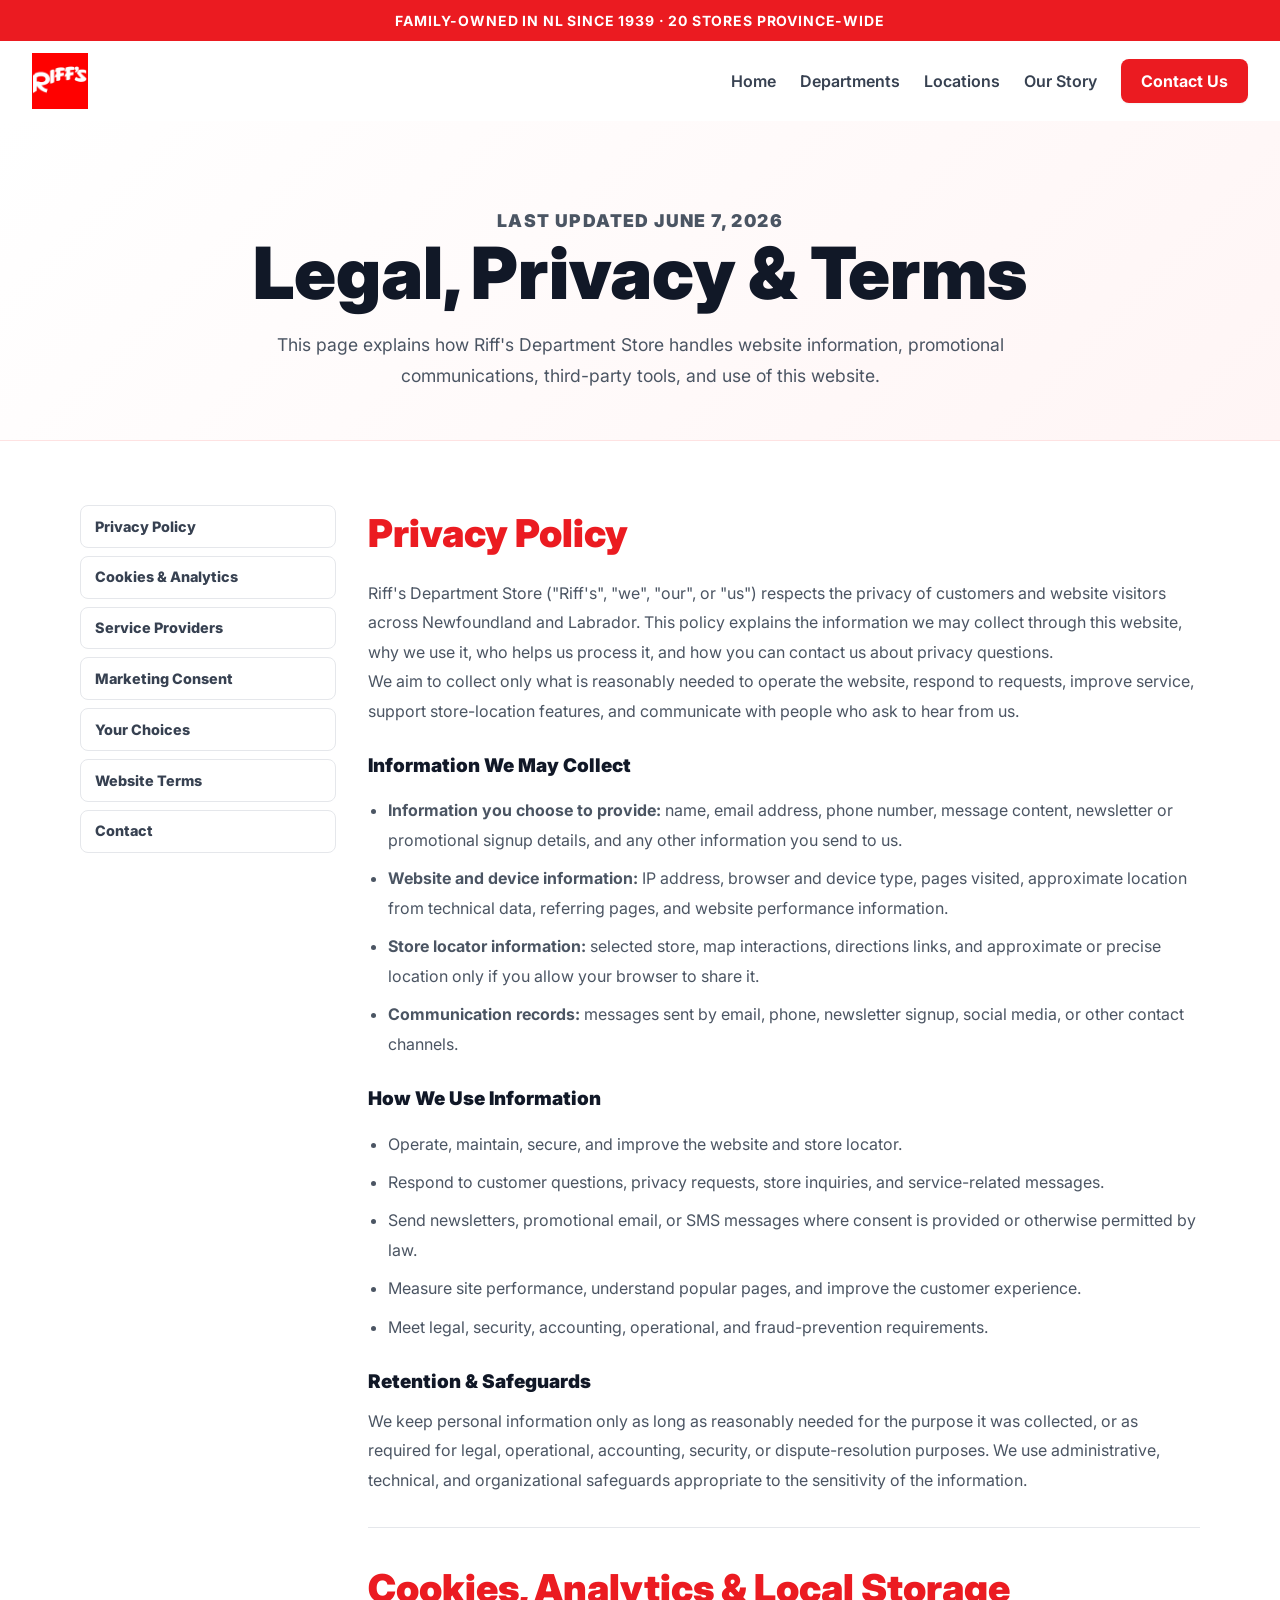
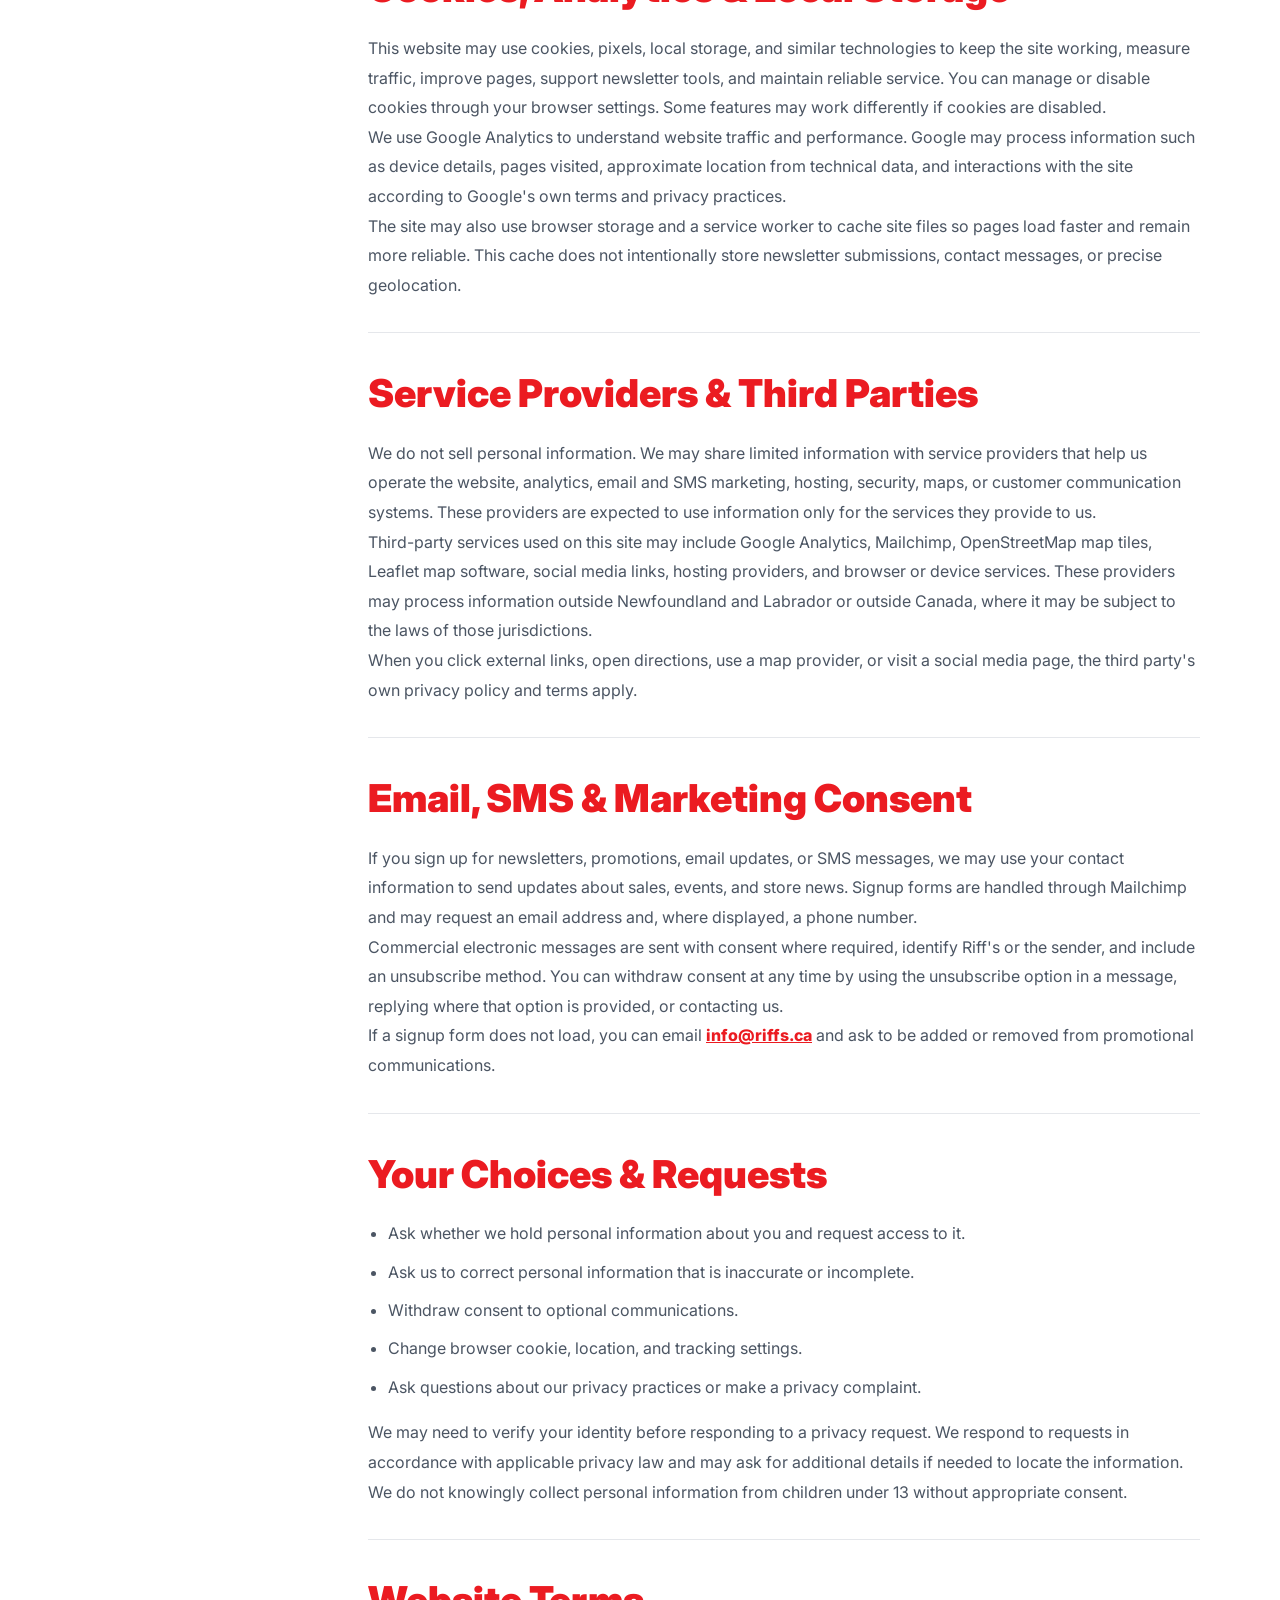
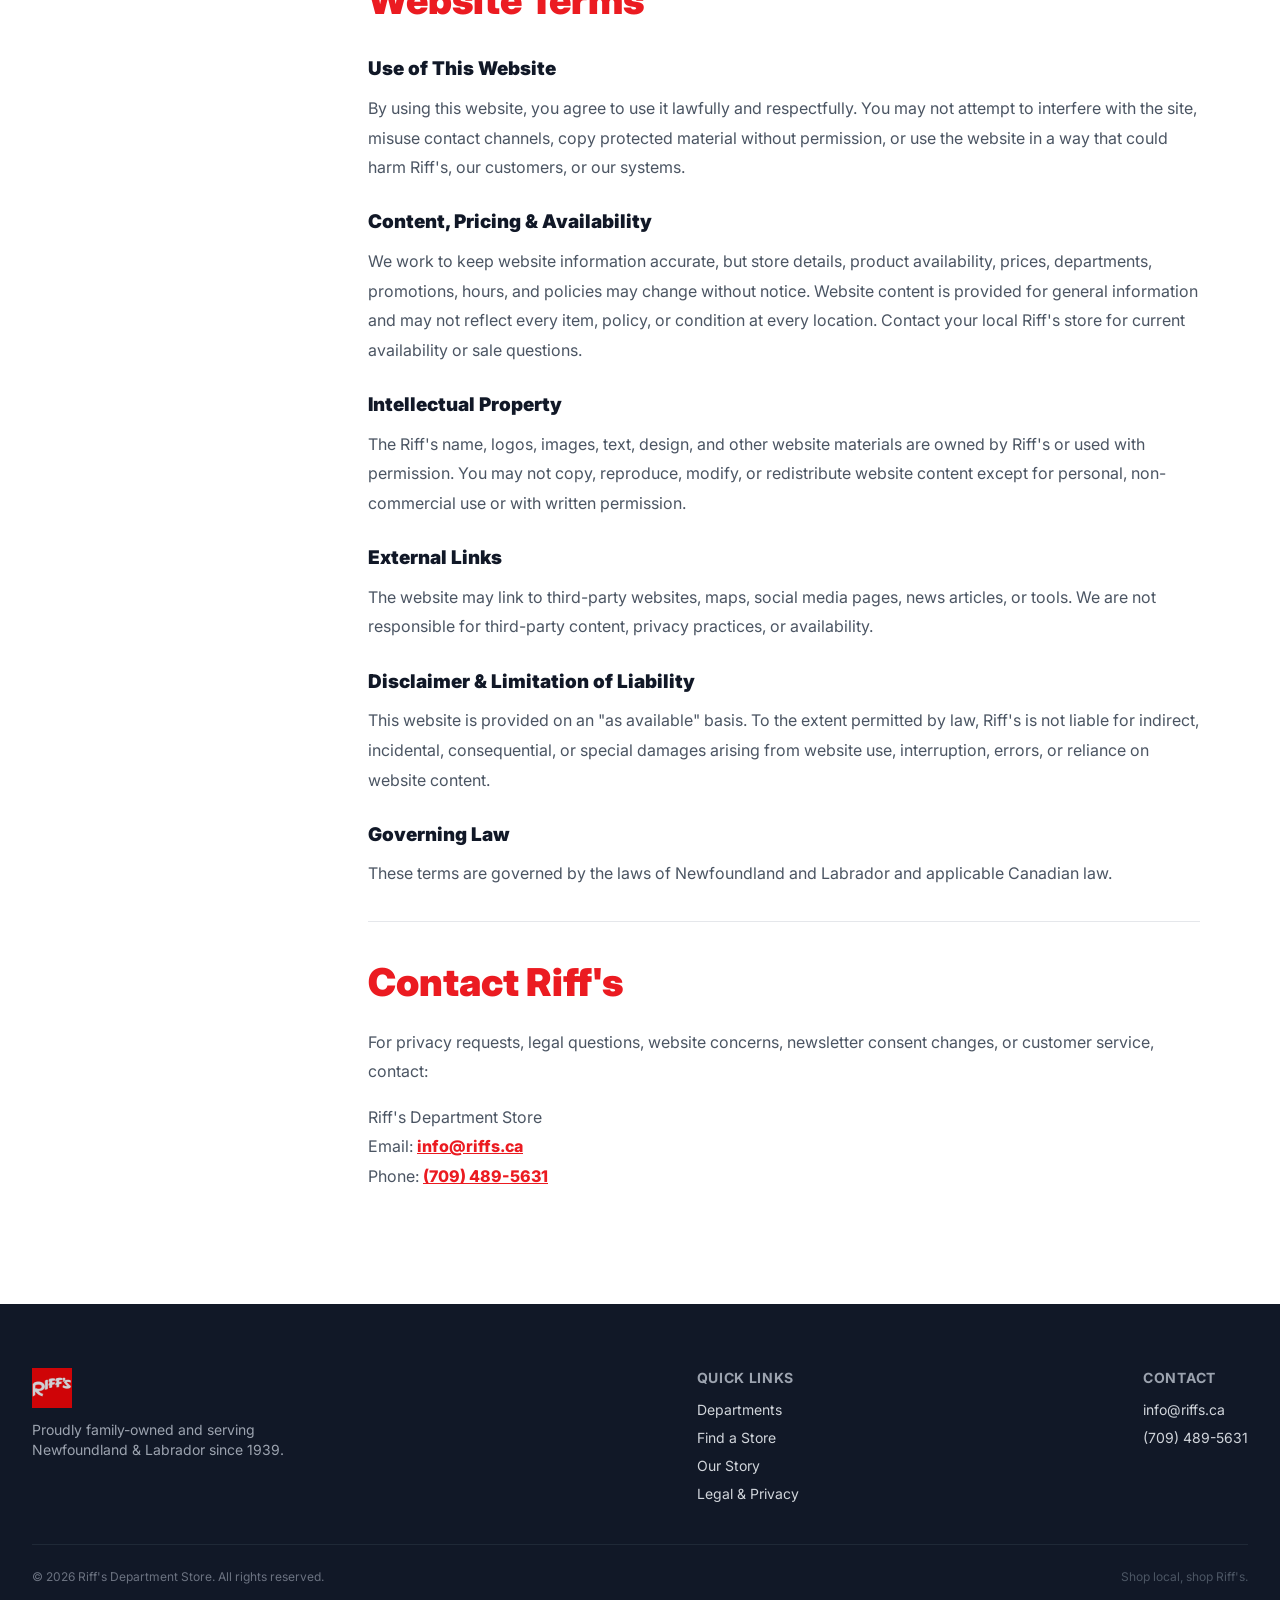
<file: legal.html>
<!DOCTYPE html>
<html lang="en-CA" class="scroll-smooth">
<head>
  <meta charset="UTF-8" />
  <meta name="viewport" content="width=device-width, initial-scale=1.0" />

  <title>Legal, Privacy & Terms | Riff's Department Store NL</title>
  <meta name="description" content="Read Riff's Department Store privacy policy, website terms, cookie and analytics information, marketing consent details, and contact options for privacy requests." />
  <meta name="author" content="Riff's Department Store" />
  <meta name="robots" content="index, follow, max-image-preview:large, max-snippet:-1, max-video-preview:-1" />
  <meta name="theme-color" content="#EB1B21" />
  <meta name="color-scheme" content="light" />
  <meta name="application-name" content="Riff's Department Store" />
  <meta name="apple-mobile-web-app-title" content="Riff's" />
  <meta name="apple-mobile-web-app-capable" content="yes" />
  <meta name="apple-mobile-web-app-status-bar-style" content="default" />
  <meta name="format-detection" content="telephone=no" />
  <meta name="referrer" content="strict-origin-when-cross-origin" />

  <link rel="canonical" href="https://riffs.ca/legal.html" />

  <meta property="og:site_name" content="Riff's Department Store" />
  <meta property="og:type" content="website" />
  <meta property="og:title" content="Legal, Privacy & Terms | Riff's Department Store" />
  <meta property="og:description" content="Privacy policy, website terms, cookies, analytics, marketing consent, and privacy contact details for Riff's Department Store." />
  <meta property="og:image" content="https://riffs.ca/assets/img/background.webp" />
  <meta property="og:image:secure_url" content="https://riffs.ca/assets/img/background.webp" />
  <meta property="og:image:type" content="image/webp" />
  <meta property="og:image:width" content="3012" />
  <meta property="og:image:height" content="1800" />
  <meta property="og:image:alt" content="Riff's Department Store logo" />
  <meta property="og:url" content="https://riffs.ca/legal.html" />
  <meta property="og:locale" content="en_CA" />

  <meta name="twitter:card" content="summary_large_image" />
  <meta name="twitter:title" content="Legal, Privacy & Terms | Riff's Department Store" />
  <meta name="twitter:description" content="Privacy policy, website terms, cookies, analytics, marketing consent, and privacy contact details for Riff's Department Store." />
  <meta name="twitter:image" content="https://riffs.ca/assets/img/background.webp" />
  <meta name="twitter:image:alt" content="Riff's Department Store logo" />

  <link rel="icon" href="/assets/img/favicon_ico/favicon.ico" sizes="any" />
  <link rel="icon" type="image/png" sizes="32x32" href="/assets/img/favicon_ico/favicon-32x32.png" />
  <link rel="icon" type="image/png" sizes="16x16" href="/assets/img/favicon_ico/favicon-16x16.png" />
  <link rel="apple-touch-icon" href="/assets/img/favicon_ico/apple-touch-icon.png" sizes="180x180" />
  <link rel="manifest" href="/assets/img/favicon_ico/site.webmanifest" />
  <meta name="msapplication-config" content="/assets/img/favicon_ico/browserconfig.xml" />

  <link rel="preconnect" href="https://fonts.googleapis.com" />
  <link rel="preconnect" href="https://fonts.gstatic.com" crossorigin />
  <link rel="dns-prefetch" href="https://www.googletagmanager.com" />
  <link href="https://fonts.googleapis.com/css2?family=Inter:wght@400;500;600;700;800;900&display=swap" rel="stylesheet" />

  <link rel="stylesheet" href="/assets/css/tailwind.min.css" />
  <link rel="stylesheet" href="/assets/css/styles.css" />

  <script type="application/ld+json">
  {
    "@context": "https://schema.org",
    "@graph": [
      {
        "@type": "Organization",
        "@id": "https://riffs.ca/#organization",
        "name": "Riff's Department Store",
        "url": "https://riffs.ca/",
        "logo": "https://riffs.ca/assets/img/riffs-red.webp",
        "email": "info@riffs.ca",
        "telephone": "+1-709-489-5631"
      },
      {
        "@type": "WebSite",
        "@id": "https://riffs.ca/#website",
        "url": "https://riffs.ca/",
        "name": "Riff's Department Store",
        "publisher": { "@id": "https://riffs.ca/#organization" },
        "inLanguage": "en-CA"
      },
      {
        "@type": "WebPage",
        "@id": "https://riffs.ca/legal.html#webpage",
        "url": "https://riffs.ca/legal.html",
        "name": "Legal, Privacy & Terms | Riff's Department Store",
        "description": "Privacy policy, website terms, cookies, analytics, marketing consent, and privacy contact details for Riff's Department Store.",
        "isPartOf": { "@id": "https://riffs.ca/#website" },
        "publisher": { "@id": "https://riffs.ca/#organization" },
        "inLanguage": "en-CA"
      },
      {
        "@type": "BreadcrumbList",
        "@id": "https://riffs.ca/legal.html#breadcrumbs",
        "itemListElement": [
          { "@type": "ListItem", "position": 1, "name": "Home", "item": "https://riffs.ca/" },
          { "@type": "ListItem", "position": 2, "name": "Legal & Privacy", "item": "https://riffs.ca/legal.html" }
        ]
      }
    ]
  }
  </script>

  <script async src="https://www.googletagmanager.com/gtag/js?id=G-6D7LSS132Y"></script>
  <script>
    window.dataLayer = window.dataLayer || [];
    function gtag(){dataLayer.push(arguments);}
    gtag('js', new Date());
    gtag('config', 'G-6D7LSS132Y');
    gtag('config', 'G-FEXN8CGZFF');
  </script>
</head>

<body class="font-sans text-gray-800 antialiased min-h-screen flex flex-col">
  <a href="#main-content" class="sr-only focus:not-sr-only focus:fixed focus:top-4 focus:left-4 focus:z-50 focus:bg-brand focus:text-white focus:px-4 focus:py-2 focus:rounded-lg">
    Skip to main content
  </a>

  <div class="top-banner">
    <div class="max-w-7xl mx-auto px-4">
      Family-Owned in NL Since 1939 &middot; 20 Stores Province-Wide
    </div>
  </div>

  <header class="bg-white sticky top-0 z-40 transition-shadow duration-300">
    <div class="max-w-7xl mx-auto px-4 sm:px-6 lg:px-8">
      <div class="flex items-center justify-between h-16 md:h-20">
        <a href="/" class="flex-shrink-0" aria-label="Riff's Department Store home page">
          <img src="/assets/img/riffs-red.webp" alt="Riff's Department Store" class="h-10 md:h-14 w-auto" width="960" height="960" decoding="async" />
        </a>

        <nav class="hidden md:flex items-center gap-6" aria-label="Primary">
          <a href="/" class="text-gray-700 hover:text-brand font-semibold transition-colors">Home</a>
          <a href="/#departments" class="text-gray-700 hover:text-brand font-semibold transition-colors">Departments</a>
          <a href="/#locations" class="text-gray-700 hover:text-brand font-semibold transition-colors">Locations</a>
          <a href="/#heritage" class="text-gray-700 hover:text-brand font-semibold transition-colors">Our Story</a>
          <a href="mailto:info@riffs.ca" class="bg-brand text-white font-bold px-5 py-2.5 rounded-lg hover:bg-brand-dark transition-colors shadow-sm">Contact Us</a>
        </nav>

        <button id="mobile-menu-btn" type="button"
          class="md:hidden p-2 rounded-lg text-gray-600 hover:text-brand hover:bg-gray-100 transition-colors"
          aria-expanded="false" aria-controls="mobile-menu" aria-label="Toggle menu">
          <svg id="menu-icon-open" class="w-6 h-6" fill="none" stroke="currentColor" viewBox="0 0 24 24">
            <path stroke-linecap="round" stroke-linejoin="round" stroke-width="2" d="M4 6h16M4 12h16M4 18h16"/>
          </svg>
          <svg id="menu-icon-close" class="w-6 h-6 hidden" fill="none" stroke="currentColor" viewBox="0 0 24 24">
            <path stroke-linecap="round" stroke-linejoin="round" stroke-width="2" d="M6 18L18 6M6 6l12 12"/>
          </svg>
        </button>
      </div>
    </div>

    <nav id="mobile-menu" class="md:hidden hidden border-t border-gray-100 bg-white" aria-label="Mobile">
      <div class="px-4 py-3 space-y-1">
        <a href="/" class="block px-4 py-3 rounded-lg text-gray-700 hover:bg-brand-light hover:text-brand font-semibold transition-colors">Home</a>
        <a href="/#departments" class="block px-4 py-3 rounded-lg text-gray-700 hover:bg-brand-light hover:text-brand font-semibold transition-colors">Departments</a>
        <a href="/#locations" class="block px-4 py-3 rounded-lg text-gray-700 hover:bg-brand-light hover:text-brand font-semibold transition-colors">Locations</a>
        <a href="/#heritage" class="block px-4 py-3 rounded-lg text-gray-700 hover:bg-brand-light hover:text-brand font-semibold transition-colors">Our Story</a>
        <a href="mailto:info@riffs.ca" class="block px-4 py-3 rounded-lg bg-brand text-white font-bold text-center hover:bg-brand-dark transition-colors">Contact Us</a>
      </div>
    </nav>
  </header>

  <main id="main-content" class="flex-grow bg-white">
    <section class="legal-hero">
      <div class="max-w-5xl mx-auto px-4 sm:px-6 lg:px-8">
        <p class="legal-kicker">Last updated June 7, 2026</p>
        <h1>Legal, Privacy &amp; Terms</h1>
        <p>
          This page explains how Riff's Department Store handles website information, promotional communications, third-party tools, and use of this website.
        </p>
      </div>
    </section>

    <section class="legal-layout">
      <aside class="legal-nav" aria-label="Legal page sections">
        <a href="#privacy">Privacy Policy</a>
        <a href="#cookies">Cookies &amp; Analytics</a>
        <a href="#providers">Service Providers</a>
        <a href="#marketing">Marketing Consent</a>
        <a href="#rights">Your Choices</a>
        <a href="#terms">Website Terms</a>
        <a href="#contact">Contact</a>
      </aside>

      <article class="legal-content">
        <section id="privacy">
          <h2>Privacy Policy</h2>
          <p>
            Riff's Department Store ("Riff's", "we", "our", or "us") respects the privacy of customers and website visitors across Newfoundland and Labrador. This policy explains the information we may collect through this website, why we use it, who helps us process it, and how you can contact us about privacy questions.
          </p>
          <p>
            We aim to collect only what is reasonably needed to operate the website, respond to requests, improve service, support store-location features, and communicate with people who ask to hear from us.
          </p>

          <h3>Information We May Collect</h3>
          <ul>
            <li><strong>Information you choose to provide:</strong> name, email address, phone number, message content, newsletter or promotional signup details, and any other information you send to us.</li>
            <li><strong>Website and device information:</strong> IP address, browser and device type, pages visited, approximate location from technical data, referring pages, and website performance information.</li>
            <li><strong>Store locator information:</strong> selected store, map interactions, directions links, and approximate or precise location only if you allow your browser to share it.</li>
            <li><strong>Communication records:</strong> messages sent by email, phone, newsletter signup, social media, or other contact channels.</li>
          </ul>

          <h3>How We Use Information</h3>
          <ul>
            <li>Operate, maintain, secure, and improve the website and store locator.</li>
            <li>Respond to customer questions, privacy requests, store inquiries, and service-related messages.</li>
            <li>Send newsletters, promotional email, or SMS messages where consent is provided or otherwise permitted by law.</li>
            <li>Measure site performance, understand popular pages, and improve the customer experience.</li>
            <li>Meet legal, security, accounting, operational, and fraud-prevention requirements.</li>
          </ul>

          <h3>Retention &amp; Safeguards</h3>
          <p>
            We keep personal information only as long as reasonably needed for the purpose it was collected, or as required for legal, operational, accounting, security, or dispute-resolution purposes. We use administrative, technical, and organizational safeguards appropriate to the sensitivity of the information.
          </p>
        </section>

        <section id="cookies">
          <h2>Cookies, Analytics &amp; Local Storage</h2>
          <p>
            This website may use cookies, pixels, local storage, and similar technologies to keep the site working, measure traffic, improve pages, support newsletter tools, and maintain reliable service. You can manage or disable cookies through your browser settings. Some features may work differently if cookies are disabled.
          </p>
          <p>
            We use Google Analytics to understand website traffic and performance. Google may process information such as device details, pages visited, approximate location from technical data, and interactions with the site according to Google's own terms and privacy practices.
          </p>
          <p>
            The site may also use browser storage and a service worker to cache site files so pages load faster and remain more reliable. This cache does not intentionally store newsletter submissions, contact messages, or precise geolocation.
          </p>
        </section>

        <section id="providers">
          <h2>Service Providers &amp; Third Parties</h2>
          <p>
            We do not sell personal information. We may share limited information with service providers that help us operate the website, analytics, email and SMS marketing, hosting, security, maps, or customer communication systems. These providers are expected to use information only for the services they provide to us.
          </p>
          <p>
            Third-party services used on this site may include Google Analytics, Mailchimp, OpenStreetMap map tiles, Leaflet map software, social media links, hosting providers, and browser or device services. These providers may process information outside Newfoundland and Labrador or outside Canada, where it may be subject to the laws of those jurisdictions.
          </p>
          <p>
            When you click external links, open directions, use a map provider, or visit a social media page, the third party's own privacy policy and terms apply.
          </p>
        </section>

        <section id="marketing">
          <h2>Email, SMS &amp; Marketing Consent</h2>
          <p>
            If you sign up for newsletters, promotions, email updates, or SMS messages, we may use your contact information to send updates about sales, events, and store news. Signup forms are handled through Mailchimp and may request an email address and, where displayed, a phone number.
          </p>
          <p>
            Commercial electronic messages are sent with consent where required, identify Riff's or the sender, and include an unsubscribe method. You can withdraw consent at any time by using the unsubscribe option in a message, replying where that option is provided, or contacting us.
          </p>
          <p>
            If a signup form does not load, you can email <a href="mailto:info@riffs.ca?subject=Newsletter%20Signup">info@riffs.ca</a> and ask to be added or removed from promotional communications.
          </p>
        </section>

        <section id="rights">
          <h2>Your Choices &amp; Requests</h2>
          <ul>
            <li>Ask whether we hold personal information about you and request access to it.</li>
            <li>Ask us to correct personal information that is inaccurate or incomplete.</li>
            <li>Withdraw consent to optional communications.</li>
            <li>Change browser cookie, location, and tracking settings.</li>
            <li>Ask questions about our privacy practices or make a privacy complaint.</li>
          </ul>
          <p>
            We may need to verify your identity before responding to a privacy request. We respond to requests in accordance with applicable privacy law and may ask for additional details if needed to locate the information.
          </p>
          <p>
            We do not knowingly collect personal information from children under 13 without appropriate consent.
          </p>
        </section>

        <section id="terms">
          <h2>Website Terms</h2>
          <h3>Use of This Website</h3>
          <p>
            By using this website, you agree to use it lawfully and respectfully. You may not attempt to interfere with the site, misuse contact channels, copy protected material without permission, or use the website in a way that could harm Riff's, our customers, or our systems.
          </p>

          <h3>Content, Pricing &amp; Availability</h3>
          <p>
            We work to keep website information accurate, but store details, product availability, prices, departments, promotions, hours, and policies may change without notice. Website content is provided for general information and may not reflect every item, policy, or condition at every location. Contact your local Riff's store for current availability or sale questions.
          </p>

          <h3>Intellectual Property</h3>
          <p>
            The Riff's name, logos, images, text, design, and other website materials are owned by Riff's or used with permission. You may not copy, reproduce, modify, or redistribute website content except for personal, non-commercial use or with written permission.
          </p>

          <h3>External Links</h3>
          <p>
            The website may link to third-party websites, maps, social media pages, news articles, or tools. We are not responsible for third-party content, privacy practices, or availability.
          </p>

          <h3>Disclaimer &amp; Limitation of Liability</h3>
          <p>
            This website is provided on an "as available" basis. To the extent permitted by law, Riff's is not liable for indirect, incidental, consequential, or special damages arising from website use, interruption, errors, or reliance on website content.
          </p>

          <h3>Governing Law</h3>
          <p>
            These terms are governed by the laws of Newfoundland and Labrador and applicable Canadian law.
          </p>
        </section>

        <section id="contact">
          <h2>Contact Riff's</h2>
          <p>
            For privacy requests, legal questions, website concerns, newsletter consent changes, or customer service, contact:
          </p>
          <address>
            Riff's Department Store<br />
            Email: <a href="mailto:info@riffs.ca">info@riffs.ca</a><br />
            Phone: <a href="tel:+17094895631">(709) 489-5631</a>
          </address>
        </section>
      </article>
    </section>
  </main>

  <footer class="bg-gray-900 text-white pt-12 pb-8 md:pt-16 md:pb-10 mt-auto">
    <div class="max-w-7xl mx-auto px-4 sm:px-6 lg:px-8">
      <div class="flex flex-col md:flex-row md:items-start md:justify-between gap-8 mb-10">
        <div class="text-center md:text-left">
          <img src="/assets/img/riffs-red.webp" alt="" class="h-10 w-auto mx-auto md:mx-0 mb-3 opacity-80" loading="lazy" decoding="async" width="960" height="960" />
          <p class="text-gray-400 text-sm max-w-xs mx-auto md:mx-0">Proudly family-owned and serving Newfoundland &amp; Labrador since 1939.</p>
        </div>

        <div class="text-center md:text-left">
          <h4 class="font-bold text-sm uppercase tracking-wider text-gray-400 mb-3">Quick Links</h4>
          <div class="flex flex-col gap-2">
            <a href="/#departments" class="text-gray-300 hover:text-white transition-colors text-sm">Departments</a>
            <a href="/#locations" class="text-gray-300 hover:text-white transition-colors text-sm">Find a Store</a>
            <a href="/#heritage" class="text-gray-300 hover:text-white transition-colors text-sm">Our Story</a>
            <a href="/legal.html" class="text-gray-300 hover:text-white transition-colors text-sm">Legal &amp; Privacy</a>
          </div>
        </div>

        <div class="text-center md:text-left">
          <h4 class="font-bold text-sm uppercase tracking-wider text-gray-400 mb-3">Contact</h4>
          <div class="flex flex-col gap-2">
            <a href="mailto:info@riffs.ca" class="text-gray-300 hover:text-white transition-colors text-sm">info@riffs.ca</a>
            <a href="tel:+17094895631" class="text-gray-300 hover:text-white transition-colors text-sm">(709) 489-5631</a>
          </div>
        </div>
      </div>

      <div class="border-t border-gray-800 pt-6 flex flex-col sm:flex-row justify-between items-center gap-3">
        <p class="text-xs text-gray-500">&copy; 2026 Riff's Department Store. All rights reserved.</p>
        <p class="text-xs text-gray-600">Shop local, shop Riff's.</p>
      </div>
    </div>
  </footer>

  <script src="/assets/js/script.js"></script>
</body>
</html>
</file>
<file: assets/css/styles.css>
/* ==========================================================================
   RIFF'S DEPARTMENT STORE
   Custom styles for a mobile-first, accessible site.
   ========================================================================== */

/* --------------------------------------------------------------------------
   Custom Properties
   -------------------------------------------------------------------------- */
:root {
  --c-brand: #EB1B21;
  --c-brand-dark: #C3161C;
  --c-brand-light: #fff5f5;
  --c-ink: #111827;
  --c-muted: #4b5563;

  --shadow-sm: 0 1px 3px rgba(0, 0, 0, 0.08);
  --shadow: 0 4px 6px -1px rgba(0, 0, 0, 0.1);
  --shadow-md: 0 10px 15px -3px rgba(0, 0, 0, 0.1);
  --shadow-lg: 0 20px 25px -5px rgba(0, 0, 0, 0.1);

  --radius-md: 12px;
  --radius-lg: 16px;
  --radius-xl: 20px;

  --transition: 0.3s cubic-bezier(0.4, 0, 0.2, 1);
}

* {
  box-sizing: border-box;
}

html,
body {
  max-width: 100%;
  overflow-x: hidden;
}

body {
  background: #fff;
  color: var(--c-ink);
  font-family: "Inter", system-ui, -apple-system, BlinkMacSystemFont, "Segoe UI", sans-serif;
  text-rendering: optimizeLegibility;
}

button,
input,
select,
textarea {
  font: inherit;
}

:where(a, button, select, summary):focus-visible {
  outline: 3px solid #fbbf24;
  outline-offset: 3px;
}

img,
svg,
video {
  max-width: 100%;
  height: auto;
}

/* --------------------------------------------------------------------------
   Top Banner
   -------------------------------------------------------------------------- */
.top-banner {
  background: var(--c-brand);
  color: white;
  text-align: center;
  padding: 0.5rem 0;
  font-weight: 700;
  font-size: 0.75rem;
  letter-spacing: 0.06em;
  text-transform: uppercase;
  overflow-wrap: anywhere;
}

@media (min-width: 640px) {
  .top-banner {
    font-size: 0.875rem;
    padding: 0.625rem 0;
  }
}

/* --------------------------------------------------------------------------
   Header
   -------------------------------------------------------------------------- */
.site-header {
  border-bottom: 1px solid transparent;
}

header.scrolled {
  box-shadow: 0 1px 8px rgba(0, 0, 0, 0.08);
  border-bottom: 1px solid #f3f4f6;
}

@media (min-width: 1024px) {
  .site-header-inner {
    justify-content: space-between;
  }

  .site-header-inner > .hidden.lg\:flex {
    flex-shrink: 0;
    margin-left: auto;
  }

  .site-header nav[aria-label="Primary"] {
    gap: clamp(0.75rem, 1.45vw, 1.5rem);
    white-space: nowrap;
  }
}

/* --------------------------------------------------------------------------
   Sale Trigger Button (header)
   Always available; opens the sale popup, which uses a default image until
   an owner adds assets/img/promotions/sale-banner.*.
   -------------------------------------------------------------------------- */
.sale-trigger-btn {
  position: relative;
  display: inline-flex;
  align-items: center;
  gap: 0.4rem;
  border: 2px solid var(--c-brand);
  border-radius: 999px;
  padding: 0.5rem 1rem;
  background: #fff;
  color: var(--c-brand);
  font-weight: 800;
  font-size: 0.85rem;
  line-height: 1;
  cursor: pointer;
  transition: background 0.2s ease, color 0.2s ease;
}

/* This component's own `display` above has the same specificity as
   Tailwind's `.lg\:hidden` and loads after it, so it would otherwise win
   and keep #sale-trigger-mobile visible at desktop widths. Force it. */
@media (min-width: 1024px) {
  #sale-trigger-mobile {
    display: none;
  }
}

.sale-trigger-btn:hover,
.sale-trigger-btn:focus-visible {
  background: var(--c-brand);
  color: #fff;
}

.sale-trigger-btn[hidden] {
  display: none;
}

.sale-trigger-btn--icon {
  padding: 0.55rem;
}

.sale-trigger-dot {
  position: absolute;
  top: -2px;
  right: -2px;
  width: 10px;
  height: 10px;
  border-radius: 999px;
  background: #FFC94B;
  border: 2px solid #fff;
}

.mobile-nav-links {
  display: grid;
  gap: 0.5rem;
}

.mobile-sale-menu-button {
  display: block;
  width: 100%;
  min-height: 3rem;
  padding: 0.5rem 1rem;
  border: 2px solid var(--c-brand);
  border-radius: 0.75rem;
  background: var(--c-brand-light);
  color: var(--c-brand-dark);
  font-weight: 800;
  text-align: center;
  cursor: pointer;
}

.mobile-sale-menu-button:hover,
.mobile-sale-menu-button:focus-visible {
  background: var(--c-brand);
  color: #fff;
}

@media (prefers-reduced-motion: no-preference) {
  .sale-trigger-dot::after {
    content: "";
    position: absolute;
    inset: -5px;
    border-radius: 999px;
    border: 2px solid #FFC94B;
    animation: sale-trigger-pulse 1.8s ease-out infinite;
  }
}

@keyframes sale-trigger-pulse {
  from { transform: scale(0.6); opacity: 0.9; }
  to { transform: scale(1.9); opacity: 0; }
}

/* --------------------------------------------------------------------------
   Default Hero
   -------------------------------------------------------------------------- */
.default-hero {
  position: relative;
  overflow: hidden;
  background:
    linear-gradient(120deg, rgba(235, 27, 33, 0.06), rgba(255, 255, 255, 0) 42%),
    linear-gradient(180deg, #ffffff 0%, #f9fafb 100%);
  border-bottom: 1px solid #eef2f7;
}

.default-hero-inner {
  display: grid;
  gap: 2.5rem;
  align-items: center;
  min-height: clamp(31rem, 68vh, 43rem);
  padding-top: 3.5rem;
  padding-bottom: 3.5rem;
}

.default-hero-copy {
  min-width: 0;
  text-align: center;
}

.hero-kicker {
  margin-bottom: 0.95rem;
  color: var(--c-brand);
  font-size: 0.8rem;
  font-weight: 900;
  letter-spacing: 0.08em;
  text-transform: uppercase;
}

.default-hero h1 {
  max-width: 12ch;
  margin: 0 auto;
  color: var(--c-ink);
  font-size: clamp(2.7rem, 11vw, 4rem);
  font-weight: 900;
  line-height: 0.98;
  text-wrap: balance;
}

.hero-lead {
  max-width: 42rem;
  margin: 1.25rem auto 0;
  color: var(--c-muted);
  font-size: clamp(1rem, 2.5vw, 1.25rem);
  line-height: 1.75;
}

.hero-actions {
  display: grid;
  gap: 0.8rem;
  max-width: 28rem;
  margin: 2rem auto 0;
}

.hero-actions .btn {
  width: 100%;
  text-align: center;
}

.hero-stats {
  display: grid;
  grid-template-columns: repeat(3, minmax(0, 1fr));
  gap: 0.6rem;
  max-width: 36rem;
  margin: 2rem auto 0;
}

.hero-stats div {
  min-width: 0;
  padding: 0.9rem 0.5rem;
  border-top: 3px solid var(--c-brand);
  background: #fff;
  box-shadow: var(--shadow-sm);
}

.hero-stats dt {
  color: var(--c-brand);
  font-size: clamp(1.35rem, 5vw, 2rem);
  font-weight: 900;
  line-height: 1;
}

.hero-stats dd {
  margin-top: 0.35rem;
  color: var(--c-muted);
  font-size: clamp(0.72rem, 2vw, 0.86rem);
  font-weight: 800;
  line-height: 1.3;
  text-transform: uppercase;
}

.default-hero-brand {
  display: block;
  min-width: 0;
  width: min(100%, 30rem);
  margin: 0 auto;
  overflow: hidden;
  padding: 0;
  border: 1px solid #fee2e2;
  border-radius: 8px;
  background: #fff;
  box-shadow: 0 24px 60px rgba(15, 23, 42, 0.1);
}

.default-hero-brand img {
  display: block;
  width: 100%;
  max-width: 30rem;
  margin: 0 auto;
  height: auto;
  max-height: none;
  border-radius: 0;
  object-fit: contain;
}

@media (min-width: 768px) {
  .challenge-card:hover .challenge-image,
  .challenge-card:focus-visible .challenge-image {
    transform: scale(1.02);
  }
}

@media (min-width: 640px) {
  .hero-actions {
    display: flex;
    justify-content: center;
    max-width: none;
  }

  .hero-actions .btn {
    width: auto;
  }
}

@media (max-width: 639px) {
  .default-hero-inner {
    gap: 1.75rem;
    min-height: auto;
    padding-top: 2.5rem;
    padding-bottom: 2.5rem;
  }

  .hero-actions,
  .hero-stats {
    margin-top: 1.5rem;
  }

  .default-hero-brand {
    width: min(100%, 20rem);
    max-width: 20rem;
  }
}

@media (min-width: 1024px) {
  .default-hero-inner {
    grid-template-columns: minmax(0, 1.05fr) minmax(21rem, 0.95fr);
    gap: 4rem;
  }

  .default-hero-copy {
    text-align: left;
  }

  .default-hero h1 {
    font-size: clamp(4rem, 7vw, 6.5rem);
  }

  .default-hero h1,
  .hero-lead,
  .hero-actions,
  .hero-stats {
    margin-left: 0;
    margin-right: 0;
  }

  .hero-actions {
    justify-content: flex-start;
  }
}

/* --------------------------------------------------------------------------
   Black Friday Hero
   Hidden by default. An inline script in index.html adds .bf-live to <html>
   during the event window, which swaps it in for the default hero before
   first paint (no flash, no layout shift).
   -------------------------------------------------------------------------- */
.bf-hero {
  --bf-bg: #0b0b0e;
  --bf-gold: #FFD43B;
  --bf-gold-soft: #FFE58A;
  --bf-line: rgba(255, 255, 255, 0.12);
  --bf-text-dim: rgba(255, 255, 255, 0.74);

  display: none;
  position: relative;
  isolation: isolate;
  overflow: hidden;
  color: #fff;
  background:
    radial-gradient(56rem 38rem at 88% 8%, rgba(235, 27, 33, 0.42), transparent 62%),
    radial-gradient(40rem 28rem at -5% 105%, rgba(235, 27, 33, 0.2), transparent 60%),
    var(--bf-bg);
}

.bf-live .bf-hero { display: block; }
.bf-live .default-hero { display: none; }

/* Gold confetti speckle, faded toward the copy for legibility. */
.bf-hero-glow {
  position: absolute;
  inset: 0;
  z-index: -1;
  pointer-events: none;
  opacity: 0.55;
  background-image:
    radial-gradient(circle at 20% 30%, var(--bf-gold) 0 1.5px, transparent 2.5px),
    radial-gradient(circle at 70% 80%, #fff 0 1px, transparent 2px),
    radial-gradient(circle at 45% 60%, var(--bf-gold) 0 1px, transparent 2px);
  background-size: 140px 140px, 190px 190px, 90px 90px;
  -webkit-mask-image: linear-gradient(105deg, transparent 20%, #000 75%);
          mask-image: linear-gradient(105deg, transparent 20%, #000 75%);
}

/* Brand stripe along the bottom edge. */
.bf-hero::after {
  content: "";
  position: absolute;
  left: 0;
  right: 0;
  bottom: 0;
  height: 6px;
  background: linear-gradient(90deg, var(--c-brand) 0%, var(--c-brand) 55%, var(--bf-gold) 55%, var(--bf-gold) 72%, var(--c-brand) 72%);
}

.bf-hero-inner {
  display: grid;
  grid-template-areas: "copy" "flyer" "schedule";
  gap: 2.5rem;
  padding-top: 3rem;
  padding-bottom: 3.25rem;
}

/* Copy ------------------------------------------------------------------- */
.bf-hero-copy {
  grid-area: copy;
  min-width: 0;
  text-align: center;
}

.bf-eyebrow {
  display: inline-flex;
  align-items: center;
  gap: 0.55rem;
  padding: 0.45rem 0.95rem;
  border: 1px solid rgba(255, 255, 255, 0.18);
  border-radius: 999px;
  background: rgba(255, 255, 255, 0.06);
  color: #fff;
  font-size: 0.74rem;
  font-weight: 800;
  letter-spacing: 0.1em;
  text-transform: uppercase;
}

.bf-eyebrow-dot {
  width: 0.5rem;
  height: 0.5rem;
  border-radius: 999px;
  background: var(--bf-gold);
  box-shadow: 0 0 0 0 rgba(255, 212, 59, 0.6);
}

@media (prefers-reduced-motion: no-preference) {
  .bf-eyebrow-dot { animation: bf-ping 2s ease-out infinite; }
}

@keyframes bf-ping {
  0% { box-shadow: 0 0 0 0 rgba(255, 212, 59, 0.55); }
  80%, 100% { box-shadow: 0 0 0 0.6rem rgba(255, 212, 59, 0); }
}

.bf-title {
  margin: 1.25rem 0 0;
  font-size: clamp(3.1rem, 14vw, 5.25rem);
  font-weight: 900;
  line-height: 0.92;
  letter-spacing: -0.035em;
  text-transform: uppercase;
}

.bf-title-line {
  display: block;
}

.bf-title-accent {
  position: relative;
  display: inline-block;
  margin-top: 0.12em;
  padding: 0.04em 0.28em 0.08em;
  color: var(--bf-gold);
  isolation: isolate;
}

/* Slanted red plate behind "Sale", echoing the flyer artwork. */
.bf-title-accent::before {
  content: "";
  position: absolute;
  inset: 0;
  z-index: -1;
  border-radius: 6px;
  background: linear-gradient(135deg, var(--c-brand), var(--c-brand-dark));
  box-shadow: 0 14px 36px rgba(235, 27, 33, 0.4);
  transform: skewX(-10deg);
}

.bf-status {
  display: inline-block;
  max-width: 100%;
  margin-top: 1.25rem;
  padding: 0.6rem 1rem;
  border-left: 3px solid var(--bf-gold);
  border-radius: 0 8px 8px 0;
  background: rgba(255, 212, 59, 0.1);
  color: var(--bf-gold-soft);
  font-size: 0.95rem;
  font-weight: 700;
  line-height: 1.4;
  text-align: left;
}

.bf-status strong {
  color: #fff;
}

.bf-lead {
  max-width: 36rem;
  margin: 1.1rem auto 0;
  color: var(--bf-text-dim);
  font-size: clamp(1rem, 2.4vw, 1.15rem);
  line-height: 1.7;
}

.bf-lead strong {
  color: #fff;
}

.bf-perks {
  display: grid;
  grid-template-columns: repeat(3, minmax(0, 1fr));
  gap: 0.6rem;
  max-width: 34rem;
  margin: 1.75rem auto 0;
  padding: 0;
  list-style: none;
}

.bf-perks li {
  display: flex;
  flex-direction: column;
  gap: 0.35rem;
  min-width: 0;
  padding: 0.9rem 0.6rem;
  border: 1px solid var(--bf-line);
  border-radius: 12px;
  background: rgba(255, 255, 255, 0.04);
}

.bf-perk-value {
  color: var(--bf-gold);
  font-size: clamp(1.35rem, 5.5vw, 1.85rem);
  font-weight: 900;
  line-height: 1;
  letter-spacing: -0.02em;
}

.bf-perk-label {
  color: var(--bf-text-dim);
  font-size: clamp(0.66rem, 2vw, 0.76rem);
  font-weight: 800;
  line-height: 1.3;
  letter-spacing: 0.04em;
  text-transform: uppercase;
}

.bf-actions {
  display: grid;
  gap: 0.75rem;
  max-width: 28rem;
  margin: 2rem auto 0;
}

.bf-btn {
  display: inline-flex;
  align-items: center;
  justify-content: center;
  gap: 0.6rem;
  min-height: 3.35rem;
  padding: 0.9rem 1.75rem;
  border-radius: var(--radius-md);
  font-size: 1rem;
  font-weight: 800;
  letter-spacing: 0.03em;
  line-height: 1.2;
  text-transform: uppercase;
  text-decoration: none;
  cursor: pointer;
  touch-action: manipulation;
  transition: background-color 0.2s ease, color 0.2s ease, border-color 0.2s ease, transform 0.2s ease, box-shadow 0.2s ease;
}

.bf-btn svg {
  width: 1.15rem;
  height: 1.15rem;
  fill: none;
  stroke: currentColor;
  stroke-width: 2;
  stroke-linecap: round;
  stroke-linejoin: round;
}

.bf-btn-primary {
  border: 2px solid var(--c-brand);
  background: var(--c-brand);
  color: #fff;
  box-shadow: 0 10px 30px rgba(235, 27, 33, 0.38);
}

.bf-btn-primary:hover {
  border-color: var(--c-brand-dark);
  background: var(--c-brand-dark);
  transform: translateY(-2px);
}

.bf-btn-ghost {
  border: 2px solid rgba(255, 255, 255, 0.4);
  background: transparent;
  color: #fff;
}

.bf-btn-ghost:hover {
  border-color: #fff;
  background: #fff;
  color: var(--bf-bg);
  transform: translateY(-2px);
}

.bf-hero :focus-visible {
  outline: 3px solid var(--bf-gold);
  outline-offset: 3px;
}

/* Hours: two self-contained chips that wrap as whole units, never mid-phrase. */
.bf-hours {
  display: flex;
  flex-wrap: wrap;
  justify-content: center;
  gap: 0.5rem;
  margin-top: 1.25rem;
  padding: 0;
  list-style: none;
}

.bf-hours li {
  display: inline-flex;
  align-items: center;
  gap: 0.45rem;
  padding: 0.45rem 0.85rem;
  border: 1px solid var(--bf-line);
  border-radius: 999px;
  background: rgba(255, 255, 255, 0.04);
  color: var(--bf-text-dim);
  font-size: 0.86rem;
  line-height: 1.3;
  white-space: nowrap;
}

.bf-hours strong {
  color: #fff;
}

.bf-hours svg {
  flex-shrink: 0;
  width: 1.05rem;
  height: 1.05rem;
  fill: none;
  stroke: var(--bf-gold);
  stroke-width: 2;
  stroke-linecap: round;
  stroke-linejoin: round;
}

/* Fractions: Inter's web subset has no "⅓" glyph, so the browser substitutes
   a mismatched fallback. Build it from Inter digits instead. The hidden
   zero-width gap keeps the text readable as "33 1/3%". */
.frac {
  display: inline-block;
  margin: 0 0.04em 0 0.06em;
  font-size: 0.6em;
  font-variant-numeric: lining-nums;
  letter-spacing: 0;
  line-height: 1;
  white-space: nowrap;
  vertical-align: 0.42em;
}

.frac-gap {
  font-size: 0;
}

.frac-n,
.frac-d {
  display: inline-block;
}

.frac-s {
  display: inline-block;
  margin: 0 0.02em;
  transform: translateY(0.2em) skewX(-6deg);
  opacity: 0.9;
}

.frac-d {
  transform: translateY(0.55em);
}

/* Countdown -------------------------------------------------------------- */
.bf-countdown {
  margin-top: 1.6rem;
}

.bf-countdown[hidden] {
  display: none;
}

.bf-countdown-label {
  color: var(--bf-text-dim);
  font-size: 0.74rem;
  font-weight: 800;
  letter-spacing: 0.12em;
  text-transform: uppercase;
}

.bf-countdown-units {
  display: flex;
  justify-content: center;
  gap: 0.5rem;
  margin-top: 0.6rem;
}

.bf-unit {
  display: flex;
  flex-direction: column;
  align-items: center;
  gap: 0.3rem;
  min-width: 4.1rem;
  padding: 0.65rem 0.4rem 0.55rem;
  border: 1px solid var(--bf-line);
  border-radius: 12px;
  background: linear-gradient(180deg, rgba(255, 255, 255, 0.09), rgba(255, 255, 255, 0.03));
  box-shadow: inset 0 1px 0 rgba(255, 255, 255, 0.08);
}

.bf-unit[hidden] {
  display: none;
}

.bf-unit-num {
  color: #fff;
  font-size: clamp(1.6rem, 7vw, 2rem);
  font-weight: 900;
  font-variant-numeric: tabular-nums;
  line-height: 1;
  letter-spacing: -0.02em;
}

.bf-unit:first-child .bf-unit-num {
  color: var(--bf-gold);
}

.bf-unit-label {
  color: rgba(255, 255, 255, 0.6);
  font-size: 0.62rem;
  font-weight: 800;
  letter-spacing: 0.1em;
  text-transform: uppercase;
}

@media (max-width: 359px) {
  .bf-countdown-units { gap: 0.35rem; }
  .bf-unit { min-width: 0; flex: 1; }
}

/* Flyer ------------------------------------------------------------------ */
.bf-flyer {
  grid-area: flyer;
  position: relative;
  justify-self: center;
  width: min(100%, 21rem);
  margin: 0;
  isolation: isolate;
}

.bf-flyer::before {
  content: "";
  position: absolute;
  inset: 8% -10%;
  z-index: -1;
  border-radius: 50%;
  background: radial-gradient(closest-side, rgba(235, 27, 33, 0.55), transparent);
  filter: blur(30px);
}

.bf-flyer-frame {
  position: relative;
  display: block;
  width: 100%;
  padding: 0.55rem;
  border: 0;
  border-radius: 14px;
  background: #fff;
  cursor: zoom-in;
  box-shadow:
    0 0 0 1px rgba(255, 255, 255, 0.08),
    0 30px 70px rgba(0, 0, 0, 0.55);
  transition: transform 0.35s cubic-bezier(0.2, 0.7, 0.2, 1), box-shadow 0.35s ease;
}

.bf-flyer-frame img {
  display: block;
  width: 100%;
  height: auto;
  border-radius: 8px;
}

.bf-flyer-zoom {
  position: absolute;
  left: 50%;
  bottom: -1.05rem;
  display: inline-flex;
  align-items: center;
  gap: 0.4rem;
  padding: 0.5rem 0.9rem;
  border-radius: 999px;
  border: 1px solid rgba(255, 255, 255, 0.18);
  background: var(--c-brand);
  color: #fff;
  font-size: 0.78rem;
  font-weight: 800;
  letter-spacing: 0.04em;
  text-transform: uppercase;
  white-space: nowrap;
  transform: translateX(-50%);
  box-shadow: 0 6px 18px rgba(0, 0, 0, 0.35);
  -webkit-backdrop-filter: blur(4px);
          backdrop-filter: blur(4px);
}

.bf-flyer-zoom svg {
  width: 1rem;
  height: 1rem;
  fill: none;
  stroke: currentColor;
  stroke-width: 2.2;
  stroke-linecap: round;
}

/* Schedule --------------------------------------------------------------- */
.bf-schedule {
  grid-area: schedule;
  min-width: 0;
  padding-top: 2.25rem;
  border-top: 1px solid var(--bf-line);
}

.bf-schedule-head {
  margin-bottom: 1.25rem;
  text-align: center;
}

.bf-schedule-head h2 {
  color: #fff;
  font-size: clamp(1.5rem, 5vw, 2rem);
  font-weight: 900;
  line-height: 1.1;
}

.bf-schedule-head p {
  margin-top: 0.4rem;
  color: var(--bf-text-dim);
  font-size: 0.95rem;
}

/* Mobile/tablet: swipeable row. Wide desktop: all eight days in two rows of four. */
.bf-days {
  display: grid;
  grid-auto-flow: column;
  grid-auto-columns: minmax(14.5rem, 78%);
  gap: 0.85rem;
  margin: 0 -1rem;
  padding: 0.85rem 1rem 1rem;
  overflow-x: auto;
  overscroll-behavior-x: contain;
  scroll-snap-type: x mandatory;
  scroll-padding-inline: 1rem;
  scrollbar-width: thin;
  scrollbar-color: rgba(255, 255, 255, 0.25) transparent;
  list-style: none;
}

.bf-day {
  position: relative;
  display: flex;
  flex-direction: column;
  min-width: 0;
  padding: 1.05rem 1.1rem 1.2rem;
  border: 1px solid var(--bf-line);
  border-radius: 14px;
  background: rgba(255, 255, 255, 0.045);
  scroll-snap-align: start;
  transition: opacity 0.2s ease;
}

.bf-day-name {
  display: flex;
  flex-wrap: wrap;
  align-items: baseline;
  gap: 0.25rem 0.45rem;
  color: var(--bf-text-dim);
  font-size: 0.8rem;
  font-weight: 700;
}

.bf-day-name > span {
  flex-basis: 100%;
  color: #fff;
  font-size: 1.1rem;
  font-weight: 900;
  letter-spacing: 0.02em;
  text-transform: uppercase;
}

.bf-day-tag {
  display: inline-block;
  padding: 0.12rem 0.5rem;
  border-radius: 999px;
  background: rgba(255, 212, 59, 0.14);
  color: var(--bf-gold);
  font-size: 0.66rem;
  font-style: normal;
  font-weight: 900;
  letter-spacing: 0.06em;
  text-transform: uppercase;
}

.bf-day ul {
  display: grid;
  gap: 0.8rem;
  margin-top: 0.85rem;
  padding: 0;
  list-style: none;
}

.bf-day li {
  display: flex;
  flex-direction: column;
  align-items: flex-start;
  gap: 0.3rem;
  color: #fff;
  font-size: 0.92rem;
  font-weight: 700;
  line-height: 1.38;
}

.bf-day li::before {
  content: "50% off";
  display: inline-block;
  padding: 0.14rem 0.5rem;
  border-radius: 4px;
  background: var(--c-brand);
  color: #fff;
  font-size: 0.66rem;
  font-weight: 900;
  letter-spacing: 0.06em;
  text-transform: uppercase;
  transform: skewX(-8deg);
}

.bf-day--cyber li::before {
  content: "Cyber Monday";
}

.bf-day small {
  color: rgba(255, 255, 255, 0.6);
  font-size: 0.78rem;
  font-weight: 500;
}

.bf-day.is-today {
  border-color: var(--c-brand);
  background: linear-gradient(165deg, rgba(235, 27, 33, 0.38), rgba(235, 27, 33, 0.1) 70%);
  box-shadow: 0 0 0 1px var(--c-brand), 0 18px 40px rgba(235, 27, 33, 0.28);
}

.bf-day.is-today::after {
  content: "Today";
  position: absolute;
  top: -0.7rem;
  left: 1rem;
  padding: 0.2rem 0.6rem;
  border-radius: 999px;
  background: var(--bf-gold);
  color: var(--bf-bg);
  font-size: 0.66rem;
  font-weight: 900;
  letter-spacing: 0.08em;
  text-transform: uppercase;
}

.bf-day.is-today li::before {
  background: var(--bf-gold);
  color: var(--bf-bg);
}

.bf-day.is-past {
  opacity: 0.42;
}

.bf-towns {
  margin-top: 1.75rem;
  padding: 1.25rem;
  border: 1px solid var(--bf-line);
  border-radius: 14px;
  background: rgba(255, 255, 255, 0.03);
  text-align: center;
}

.bf-towns h3 {
  color: #fff;
  font-size: 1.1rem;
  font-weight: 900;
}

.bf-towns p {
  margin-top: 0.3rem;
  color: var(--bf-text-dim);
  font-size: 0.88rem;
}

.bf-towns ul {
  display: flex;
  flex-wrap: wrap;
  justify-content: center;
  gap: 0.5rem;
  margin-top: 1rem;
  padding: 0;
  list-style: none;
}

.bf-towns a {
  display: inline-flex;
  align-items: center;
  min-height: 2.25rem;
  padding: 0.35rem 0.85rem;
  border: 1px solid rgba(255, 255, 255, 0.2);
  border-radius: 999px;
  color: #fff;
  font-size: 0.85rem;
  font-weight: 700;
  text-decoration: none;
  transition: background-color 0.2s ease, border-color 0.2s ease, color 0.2s ease;
}

.bf-towns a:hover {
  border-color: var(--bf-gold);
  background: var(--bf-gold);
  color: var(--bf-bg);
}

@media (min-width: 1024px) {
  .bf-towns {
    display: grid;
    grid-template-columns: minmax(14rem, 0.32fr) 1fr;
    gap: 0 2rem;
    align-items: center;
    padding: 1.5rem 1.75rem;
    text-align: left;
  }

  .bf-towns ul {
    grid-column: 2;
    grid-row: 1 / span 2;
    justify-content: flex-start;
    margin-top: 0;
  }
}

.bf-fineprint {
  margin-top: 0.75rem;
  color: rgba(255, 255, 255, 0.55);
  font-size: 0.78rem;
  line-height: 1.55;
  text-align: center;
}

/* Breakpoints ------------------------------------------------------------- */
@media (min-width: 640px) {
  .bf-actions {
    display: flex;
    justify-content: center;
    max-width: none;
  }

  .bf-flyer {
    width: min(100%, 24rem);
  }

  .bf-days {
    grid-auto-columns: 16.5rem;
    margin: 0 -1.5rem;
    padding-left: 1.5rem;
    padding-right: 1.5rem;
    scroll-padding-inline: 1.5rem;
  }
}

@media (min-width: 1024px) {
  .bf-hero-inner {
    grid-template-columns: minmax(0, 1.15fr) minmax(0, 0.85fr);
    grid-template-areas:
      "copy flyer"
      "schedule schedule";
    gap: 3.25rem 4rem;
    align-items: center;
    padding-top: 4.5rem;
    padding-bottom: 4rem;
  }

  .bf-hero-copy {
    text-align: left;
  }

  .bf-title {
    font-size: clamp(5rem, 7.4vw, 7rem);
  }

  .bf-lead,
  .bf-perks,
  .bf-actions {
    margin-left: 0;
    margin-right: 0;
  }

  .bf-actions {
    justify-content: flex-start;
  }

  .bf-hours,
  .bf-countdown-units {
    justify-content: flex-start;
  }

  .bf-flyer {
    justify-self: end;
    width: min(100%, 27rem);
  }

  .bf-flyer-frame {
    transform: rotate(1.75deg);
  }

  .bf-flyer-frame:hover,
  .bf-flyer-frame:focus-visible {
    transform: rotate(0deg) translateY(-4px) scale(1.01);
    box-shadow:
      0 0 0 1px rgba(255, 255, 255, 0.12),
      0 40px 90px rgba(0, 0, 0, 0.6);
  }

  .bf-schedule-head {
    display: flex;
    align-items: flex-end;
    justify-content: space-between;
    gap: 2rem;
    text-align: left;
  }

  .bf-days {
    margin: 0 -2rem;
    padding-left: 2rem;
    padding-right: 2rem;
    scroll-padding-inline: 2rem;
  }

  .bf-fineprint {
    text-align: left;
  }
}

@media (min-width: 1280px) {
  .bf-days {
    grid-auto-flow: row;
    grid-template-columns: repeat(4, minmax(0, 1fr));
    row-gap: 1.35rem;
    margin: 0;
    padding: 0.85rem 0 0;
    overflow: visible;
  }

  .bf-day {
    padding: 1rem 0.9rem 1.1rem;
  }

  .bf-day-name > span {
    font-size: 0.98rem;
  }

  .bf-day li {
    font-size: 0.85rem;
  }
}

@media (prefers-reduced-motion: reduce) {
  .bf-flyer-frame,
  .bf-btn {
    transition: none;
  }

  .bf-flyer-frame,
  .bf-flyer-frame:hover,
  .bf-flyer-frame:focus-visible,
  .bf-btn:hover {
    transform: none;
  }
}

/* Full-flyer viewer dialog */
#bf-flyer-dialog .site-dialog-panel {
  width: min(100%, 46rem);
  text-align: center;
}

#bf-flyer-dialog .site-dialog-kicker,
#bf-flyer-dialog h2 {
  margin-left: 0;
  margin-right: 0;
}

.bf-flyer-dialog-image img {
  display: block;
  width: 100%;
  height: auto;
  border-radius: 10px;
  box-shadow: 0 14px 34px rgba(15, 23, 42, 0.22);
  background: #f3f4f6;
}

/* Preserve editorial image proportions at every breakpoint. */
.challenge-image {
  display: block;
  width: 100%;
  height: auto;
  aspect-ratio: 1180 / 702;
  object-fit: cover;
  object-position: center;
}

/* --------------------------------------------------------------------------
   Map & Store Locator
   -------------------------------------------------------------------------- */
.store-controls {
  display: grid;
  gap: 0.85rem;
  max-width: 44rem;
  margin: 0 auto 2rem;
}

.store-select {
  width: 100%;
  padding: 0.75rem 1.25rem;
  border-radius: var(--radius-lg);
  border: 2px solid #e5e7eb;
  font-size: 1.1rem;
  font-weight: 600;
  color: #374151;
  background: #fff;
  box-shadow: var(--shadow-sm);
  transition: border-color 0.2s, box-shadow 0.2s;
  cursor: pointer;
}

.store-select:focus,
.store-select:hover {
  border-color: var(--c-brand);
  box-shadow: 0 0 0 3px var(--c-brand-light);
  outline: none;
}

.map-actions {
  display: grid;
  grid-template-columns: 1fr;
  gap: 0.65rem;
}

.map-actions button {
  min-height: 2.75rem;
  border: 1px solid #d1d5db;
  border-radius: 8px;
  background: #fff;
  color: #111827;
  font-weight: 800;
  transition: border-color 0.2s ease, color 0.2s ease, background 0.2s ease, transform 0.2s ease;
}

.map-actions button:hover,
.map-actions button:focus-visible {
  border-color: var(--c-brand);
  color: var(--c-brand);
  background: var(--c-brand-light);
  transform: translateY(-1px);
}

.map-actions button:disabled {
  cursor: wait;
  opacity: 0.7;
  transform: none;
}

.location-privacy {
  max-width: 42rem;
  margin: -0.75rem auto 1.25rem;
  color: #6b7280;
  font-size: 0.82rem;
  line-height: 1.55;
}

.store-map {
  isolation: isolate;
  height: 18rem;
  border: 1px solid #e5e7eb;
  border-radius: 12px;
  overflow: hidden;
  box-shadow: 0 18px 45px rgba(15, 23, 42, 0.12);
}

.map-touch-overlay {
  border: 0;
  color: inherit;
  font: inherit;
}

.store-info {
  max-width: 44rem;
  margin: 0 auto;
  padding: 1.25rem;
  border: 1px solid #e5e7eb;
  border-radius: 12px;
  background: #fff;
  box-shadow: 0 18px 45px rgba(15, 23, 42, 0.12);
}

.store-info-inner {
  display: grid;
  gap: 1rem;
  text-align: left;
}

.store-info h3 {
  color: var(--c-brand);
  font-size: clamp(1.5rem, 4vw, 2rem);
  font-weight: 900;
}

.store-detail-grid {
  display: grid;
  gap: 0.8rem;
}

.store-detail-label {
  display: block;
  margin-bottom: 0.2rem;
  color: #111827;
  font-size: 0.78rem;
  font-weight: 900;
  letter-spacing: 0.06em;
  text-transform: uppercase;
}

.store-info-actions {
  display: grid;
  grid-template-columns: 1fr;
  gap: 0.65rem;
}

.store-info-actions a {
  display: inline-flex;
  align-items: center;
  justify-content: center;
  min-height: 2.85rem;
  border-radius: 8px;
  font-weight: 900;
  text-align: center;
}

.store-info-actions a:first-child {
  background: var(--c-brand);
  color: #fff;
}

.store-info-actions a:last-child {
  border: 2px solid var(--c-brand);
  color: var(--c-brand);
}

.map-status {
  min-height: 1.5rem;
  max-width: 48rem;
  margin: 0.9rem auto 0;
  color: #4b5563;
  font-size: 0.9rem;
  font-weight: 700;
  line-height: 1.55;
}

.map-load-error {
  display: grid;
  position: absolute;
  inset: 0;
  z-index: 10;
  place-items: center;
  border-radius: 12px;
  padding: 1.5rem;
  background: #fff;
  color: var(--c-muted);
  font-weight: 700;
  line-height: 1.6;
  text-align: center;
}

@media (min-width: 640px) {
  .store-controls {
    grid-template-columns: minmax(16rem, 1fr) auto;
    align-items: center;
  }

  .map-actions {
    grid-template-columns: repeat(2, auto);
  }

  .map-actions button {
    padding: 0 1rem;
  }

  .store-map {
    height: 26rem;
  }

  .store-info {
    padding: 1.6rem;
  }

  .store-info-actions {
    grid-template-columns: repeat(2, minmax(0, 1fr));
  }
}

@media (min-width: 1024px) {
  .store-map {
    height: 32rem;
  }
}

/* Button accessibility improvements */
.btn:focus-visible, .button:focus-visible {
  outline: 3px solid #FFD700;
  outline-offset: 2px;
  box-shadow: 0 0 0 4px var(--c-brand-light);
}

/* --------------------------------------------------------------------------
   Buttons
   -------------------------------------------------------------------------- */
.btn {
  display: inline-flex;
  align-items: center;
  justify-content: center;
  border: 0;
  cursor: pointer;
  background: var(--c-brand);
  color: white;
  padding: 0.875rem 2rem;
  border-radius: var(--radius-md);
  font-weight: 700;
  font-size: 1rem;
  line-height: 1.25;
  text-transform: uppercase;
  letter-spacing: 0.02em;
  text-align: center;
  text-decoration: none;
  touch-action: manipulation;
  transition: var(--transition);
  box-shadow: var(--shadow-sm);
}

.btn:hover {
  background: var(--c-brand-dark);
  transform: translateY(-2px);
  box-shadow: var(--shadow-md);
}

.btn-secondary {
  border: 2px solid var(--c-brand);
  background: #fff;
  color: var(--c-brand);
}

.btn-secondary:hover {
  background: var(--c-brand);
  color: #fff;
}

@media (min-width: 640px) {
  .btn {
    padding: 1rem 2.5rem;
    font-size: 1.125rem;
  }
}

/* Keep important content visible even when observers or scripts load late. */
.fade-in,
.fade-in.visible {
  opacity: 1;
  transform: none;
  transition: none;
}

/* --------------------------------------------------------------------------
   Custom Map Marker Pulse
   -------------------------------------------------------------------------- */
@keyframes pulse-marker {
  0%, 100% { transform: scale(1); opacity: 1; }
  50% { transform: scale(1.3); opacity: 0.7; }
}

.custom-riff-marker.active svg {
  animation: pulse-marker 0.8s ease-out;
}

/* --------------------------------------------------------------------------
   Locations List Transition
   -------------------------------------------------------------------------- */
#locations-list {
  transition: max-height 0.7s ease-in-out;
}

/* --------------------------------------------------------------------------
   Legal Page (prose)
   -------------------------------------------------------------------------- */
.prose {
  max-width: 800px;
  margin: 0 auto;
  padding: 2rem 1rem;
  font-size: 1.1rem;
  line-height: 1.9;
}

.prose h2 {
  font-size: 2.2rem;
  color: var(--c-brand);
  text-align: center;
  margin: 3rem 0 1.5rem;
}

.prose h3 {
  font-size: 1.6rem;
  color: #111827;
  border-bottom: 3px solid var(--c-brand);
  margin: 2.5rem 0 1rem;
  padding-bottom: 0.5rem;
}

.prose h4 {
  font-size: 1.35rem;
  margin: 2rem 0 0.75rem;
  color: #1f2937;
}

.prose ul {
  margin: 1rem 0;
  padding-left: 1.5rem;
  list-style-type: disc;
}

.prose li {
  margin: 0.5rem 0;
}

.prose a {
  color: var(--c-brand);
  text-decoration: underline;
  font-weight: 600;
  transition: color 0.2s ease;
}

.prose a:hover {
  color: var(--c-brand-dark);
}

.legal-hero {
  padding: 4rem 0 3rem;
  background: linear-gradient(135deg, #fff 0%, #fff5f5 100%);
  border-bottom: 1px solid #fee2e2;
  text-align: center;
}

.legal-kicker {
  margin-bottom: 1rem;
  color: var(--c-brand);
  font-size: 0.8rem;
  font-weight: 900;
  letter-spacing: 0.08em;
  text-transform: uppercase;
}

.legal-hero h1 {
  color: #111827;
  font-size: clamp(2.4rem, 6vw, 4.5rem);
  font-weight: 900;
  line-height: 1;
}

.legal-hero p {
  max-width: 48rem;
  margin: 1.25rem auto 0;
  color: #4b5563;
  font-size: 1.1rem;
  line-height: 1.8;
}

.legal-layout {
  display: grid;
  gap: 2rem;
  max-width: 72rem;
  margin: 0 auto;
  padding: 3rem 1rem 5rem;
}

.legal-nav {
  display: flex;
  flex-wrap: wrap;
  gap: 0.6rem;
  padding-bottom: 0.25rem;
}

.legal-nav a {
  flex: 1 1 calc(50% - 0.6rem);
  border: 1px solid #e5e7eb;
  border-radius: 999px;
  padding: 0.6rem 0.9rem;
  color: #374151;
  background: #fff;
  font-size: 0.9rem;
  font-weight: 800;
  text-decoration: none;
  transition: border-color 0.2s ease, color 0.2s ease, background 0.2s ease;
}

.legal-nav a:hover,
.legal-nav a:focus-visible {
  border-color: var(--c-brand);
  color: var(--c-brand);
  background: var(--c-brand-light);
}

.legal-content {
  min-width: 0;
}

.legal-content section {
  padding: 2rem 0;
  border-bottom: 1px solid #e5e7eb;
}

.legal-content section:first-child {
  padding-top: 0;
}

.legal-content section:last-child {
  border-bottom: 0;
}

.legal-content section {
  scroll-margin-top: 7rem;
}

.legal-content h2 {
  margin-bottom: 1rem;
  color: var(--c-brand);
  font-size: clamp(1.8rem, 4vw, 2.4rem);
  font-weight: 900;
}

.legal-content h3 {
  margin: 1.6rem 0 0.65rem;
  color: #111827;
  font-size: 1.18rem;
  font-weight: 900;
}

.legal-content p,
.legal-content li,
.legal-content address {
  color: #4b5563;
  font-size: 1rem;
  line-height: 1.85;
}

.legal-content ul {
  margin: 1rem 0;
  padding-left: 1.25rem;
  list-style: disc;
}

.legal-content li {
  margin: 0.55rem 0;
}

.legal-content a {
  color: var(--c-brand);
  font-weight: 800;
  text-decoration: underline;
}

.legal-content address {
  margin-top: 1rem;
  font-style: normal;
}

@media (min-width: 1024px) {
  .legal-layout {
    grid-template-columns: 16rem minmax(0, 1fr);
    align-items: start;
    padding-top: 4rem;
  }

  .legal-nav {
    position: sticky;
    top: 7rem;
    display: grid;
    gap: 0.5rem;
    grid-template-columns: 1fr;
    overflow: visible;
  }

  .legal-nav a {
    flex: initial;
    border-radius: 8px;
  }
}

/* --------------------------------------------------------------------------
   404 Page Buttons
   -------------------------------------------------------------------------- */
.button {
  display: inline-block;
  padding: 0.875rem 2rem;
  border-radius: var(--radius-md);
  font-weight: 700;
  font-size: 1rem;
  transition: var(--transition);
}

.button-primary {
  background: var(--c-brand);
  color: white;
}

.button-primary:hover {
  background: var(--c-brand-dark);
  transform: translateY(-2px);
}

.button-secondary {
  background: white;
  color: var(--c-brand);
  border: 2px solid var(--c-brand);
}

.button-secondary:hover {
  background: var(--c-brand-light);
  transform: translateY(-2px);
}

/* --------------------------------------------------------------------------
   Department & FAQ Sections
   -------------------------------------------------------------------------- */
.department-grid {
  display: grid;
  gap: 0.75rem;
  grid-template-columns: 1fr;
}

.department-card,
.faq-list details {
  border: 1px solid #e5e7eb;
  border-radius: 8px;
  background: #fff;
  box-shadow: var(--shadow-sm);
}

.department-card {
  padding: 0;
  overflow: hidden;
  transition: border-color 0.2s ease, box-shadow 0.2s ease, transform 0.2s ease;
}

.department-card:hover {
  border-color: rgba(235, 27, 33, 0.35);
  box-shadow: var(--shadow-md);
  transform: translateY(-2px);
}

.department-icon {
  display: inline-flex;
  align-items: center;
  justify-content: center;
  flex: 0 0 auto;
  width: 2.75rem;
  height: 2.75rem;
  border-radius: 8px;
  background: var(--c-brand-light);
  color: var(--c-brand);
}

.department-icon svg {
  width: 1.35rem;
  height: 1.35rem;
  fill: none;
  stroke: currentColor;
  stroke-width: 1.9;
  stroke-linecap: round;
  stroke-linejoin: round;
}

.department-card summary {
  display: flex;
  align-items: center;
  gap: 0.85rem;
  min-height: 4.5rem;
  padding: 0.9rem 1rem;
  cursor: pointer;
  list-style: none;
}

.department-card summary::-webkit-details-marker {
  display: none;
}

.department-card summary::after {
  content: "+";
  margin-left: auto;
  color: #111827;
  font-size: 1.35rem;
  font-weight: 900;
}

.department-card[open] summary::after {
  content: "";
  width: 0.85rem;
  height: 0.18rem;
  border-radius: 999px;
  background: #111827;
}

.department-card summary span:last-child {
  color: #111827;
  font-size: 1.08rem;
  font-weight: 900;
}

.department-card p {
  padding: 0 1rem 1.1rem 4.6rem;
  color: #4b5563;
  line-height: 1.65;
}

.faq-list {
  display: grid;
  gap: 0.75rem;
}

.faq-list details {
  overflow: hidden;
  padding: 0;
  transition: border-color 0.2s ease, box-shadow 0.2s ease;
}

.faq-list details:hover {
  border-color: rgba(235, 27, 33, 0.28);
  box-shadow: var(--shadow-md);
}

.faq-list summary {
  display: grid;
  grid-template-columns: minmax(0, 1fr) 1.5rem;
  align-items: center;
  gap: 1rem;
  min-height: 4rem;
  padding: 1rem 1.1rem;
  color: #111827;
  font-weight: 800;
  list-style: none;
  cursor: pointer;
}

.faq-list summary::-webkit-details-marker {
  display: none;
}

.faq-list summary::after {
  content: "+";
  display: inline-flex;
  align-items: center;
  justify-content: center;
  width: 1.5rem;
  height: 1.5rem;
  color: #111827;
  font-size: 1.35rem;
  font-weight: 900;
  line-height: 1;
  transition: color 0.2s ease, transform 0.2s ease;
}

.faq-list summary:hover::after,
.faq-list summary:focus-visible::after {
  color: var(--c-brand);
}

.faq-list details[open] summary::after {
  content: "-";
  transform: rotate(180deg);
}

.faq-list p {
  margin: 0;
  padding: 0 3.6rem 1.1rem 1.1rem;
  color: #4b5563;
  line-height: 1.7;
}

.faq-list a {
  color: var(--c-brand);
  font-weight: 700;
  text-decoration: underline;
}

@media (min-width: 1024px) {
  .faq-list {
    grid-template-columns: repeat(2, minmax(0, 1fr));
    gap: 1rem;
  }

  .faq-list details {
    padding: 1.35rem;
  }

  .faq-list summary {
    grid-template-columns: minmax(0, 1fr);
    min-height: auto;
    padding: 0;
    cursor: default;
    pointer-events: none;
  }

  .faq-list summary::after,
  .faq-list details[open] summary::after {
    content: none;
  }

  .faq-list p {
    display: block;
    padding: 0;
    margin-top: 0.75rem;
  }
}

@media (min-width: 640px) {
  .department-grid {
    grid-template-columns: repeat(2, minmax(0, 1fr));
    gap: 1rem;
  }

  .department-card p {
    padding-right: 1.25rem;
  }
}

@media (min-width: 1024px) {
  .department-grid {
    grid-template-columns: repeat(3, minmax(0, 1fr));
  }

  .department-card {
    padding: 1.35rem;
  }

  .department-card summary {
    display: grid;
    min-height: auto;
    padding: 0;
    cursor: default;
    pointer-events: none;
  }

  .department-card summary::after {
    content: none;
  }

  .department-card[open] summary::after {
    content: none;
  }

  .department-card p {
    display: block;
    padding: 0;
    margin-top: 0.7rem;
  }
}

/* --------------------------------------------------------------------------
   Newsletter
   -------------------------------------------------------------------------- */
.newsletter-section {
  padding: 2.75rem 0;
  background: var(--c-brand);
}

.newsletter-actions {
  display: grid;
  gap: 0.75rem;
  max-width: 26rem;
  margin: 0 auto;
}

.newsletter-primary,
.newsletter-secondary {
  display: inline-flex;
  align-items: center;
  justify-content: center;
  gap: 0.5rem;
  min-height: 3rem;
  border-radius: 8px;
  padding: 1rem 1.5rem;
  font-size: 1rem;
  font-weight: 800;
  line-height: 1.2;
  transition: background 0.2s ease, border-color 0.2s ease, color 0.2s ease, opacity 0.2s ease, transform 0.2s ease;
}

.newsletter-primary {
  width: 100%;
  border: 0;
  background: #fff;
  color: var(--c-brand);
  box-shadow: var(--shadow-md);
}

.newsletter-primary:hover,
.newsletter-primary:focus-visible {
  background: #f9fafb;
  transform: translateY(-1px);
}

.newsletter-primary:disabled {
  cursor: wait;
  opacity: 0.78;
  transform: none;
}

.newsletter-secondary {
  border: 1px solid rgba(255, 255, 255, 0.3);
  background: rgba(255, 255, 255, 0.15);
  color: #fff;
}

.newsletter-secondary:hover,
.newsletter-secondary:focus-visible {
  background: rgba(255, 255, 255, 0.25);
}

.newsletter-status {
  min-height: 1.25rem;
  margin-top: 0.85rem;
  color: rgba(255, 255, 255, 0.86);
  font-size: 0.9rem;
  font-weight: 700;
}

.newsletter-fallback {
  display: inline-flex;
  margin-top: 0.5rem;
  color: #fff;
  font-size: 0.9rem;
  font-weight: 800;
  text-decoration: underline;
}

.newsletter-fallback[hidden] {
  display: none;
}

/* --------------------------------------------------------------------------
   Accessible contact and newsletter previews
   -------------------------------------------------------------------------- */
body.dialog-open {
  overflow: hidden;
}

.site-dialog {
  position: fixed;
  inset: 0;
  /* Leaflet controls use high z-index values; dialogs must remain on top. */
  z-index: 1100;
  display: grid;
  place-items: center;
  padding: 1rem;
}

.site-dialog[hidden] {
  display: none;
}

.site-dialog-backdrop {
  position: absolute;
  inset: 0;
  border: 0;
  background: rgba(17, 24, 39, 0.68);
  backdrop-filter: blur(3px);
}

.site-dialog-panel {
  position: relative;
  width: min(100%, 32rem);
  max-height: calc(100dvh - 2rem);
  overflow-y: auto;
  border: 1px solid rgba(255, 255, 255, 0.7);
  border-radius: 14px;
  padding: 1.5rem;
  background: #fff;
  box-shadow: 0 24px 70px rgba(15, 23, 42, 0.32);
  text-align: left;
}

.site-dialog-close {
  position: absolute;
  top: 0.75rem;
  right: 0.75rem;
  display: inline-grid;
  width: 2.5rem;
  height: 2.5rem;
  place-items: center;
  border: 0;
  border-radius: 999px;
  background: #f3f4f6;
  color: #374151;
  cursor: pointer;
  font-size: 1.65rem;
  line-height: 1;
}

.site-dialog-close:hover {
  background: #e5e7eb;
  color: #111827;
}

.site-dialog-kicker {
  margin: 0 3rem 0.6rem 0;
  color: var(--c-brand);
  font-size: 0.78rem;
  font-weight: 900;
  letter-spacing: 0.08em;
  text-transform: uppercase;
}

.site-dialog h2 {
  margin: 0 3rem 0.8rem 0;
  color: #111827;
  font-size: clamp(1.65rem, 6vw, 2.2rem);
  font-weight: 900;
  line-height: 1.1;
}

.site-dialog-panel > p:not(.site-dialog-kicker) {
  color: #4b5563;
  line-height: 1.65;
}

.contact-email-preview {
  display: block;
  margin: 1.25rem 0;
  border: 1px solid #fecaca;
  border-radius: 10px;
  padding: 1rem;
  background: var(--c-brand-light);
  color: var(--c-brand);
  font-size: clamp(1.1rem, 5vw, 1.35rem);
  font-weight: 900;
  text-align: center;
  text-decoration: none;
  overflow-wrap: anywhere;
}

.site-dialog-note {
  margin-top: 0.85rem;
  font-size: 0.84rem;
}

.site-dialog-actions {
  display: grid;
  gap: 0.65rem;
  margin-top: 1.25rem;
}

.site-dialog-primary,
.site-dialog-secondary {
  display: inline-flex;
  align-items: center;
  justify-content: center;
  min-height: 3rem;
  border-radius: 8px;
  padding: 0.8rem 1rem;
  font-weight: 900;
  text-align: center;
}

.site-dialog-primary {
  border: 2px solid var(--c-brand);
  background: var(--c-brand);
  color: #fff;
}

.site-dialog-primary:hover {
  background: var(--c-brand-dark);
  border-color: var(--c-brand-dark);
}

.site-dialog-secondary {
  border: 2px solid #d1d5db;
  background: #fff;
  color: #374151;
  cursor: pointer;
}

/* --------------------------------------------------------------------------
   Sale Popup
   Reuses the .site-dialog overlay above (backdrop, focus trap, [hidden]
   handling) with a centered white card. The #sale-popup-prefixed
   selectors below override the left-aligned, text-first defaults that
   .site-dialog-panel/.site-dialog-kicker/h2 were written for, since this
   dialog is image-first and centered instead.
   -------------------------------------------------------------------------- */
#sale-popup .site-dialog-panel {
  width: min(100%, 30rem);
  text-align: center;
}

#sale-popup .site-dialog-kicker,
#sale-popup h2 {
  margin-left: 0;
  margin-right: 0;
}

.sale-popup-image-wrap {
  display: flex;
  justify-content: center;
  margin-top: 0.25rem;
}

.sale-popup-image-wrap img {
  display: block;
  width: auto;
  height: auto;
  max-width: 100%;
  max-height: min(54vh, 520px);
  border-radius: 12px;
  box-shadow: 0 14px 34px rgba(15, 23, 42, 0.22);
}

@media (min-width: 640px) {
  .sale-popup-image-wrap img {
    max-height: min(62vh, 600px);
  }
}

.sale-popup-actions {
  display: flex;
  justify-content: center;
  flex-wrap: wrap;
  gap: 0.75rem;
  margin-top: 1.25rem;
}

.sale-popup-cta {
  gap: 0.6rem;
}

.sale-popup-facebook {
  background: #1877f2;
  color: #fff;
}

.sale-popup-facebook:hover,
.sale-popup-facebook:focus-visible {
  background: #145fc0;
  color: #fff;
}

.newsletter-loader {
  width: 2.5rem;
  height: 2.5rem;
  margin: 1.25rem auto;
  border: 4px solid #fee2e2;
  border-top-color: var(--c-brand);
  border-radius: 999px;
  animation: newsletter-spin 0.8s linear infinite;
}

.newsletter-loader[hidden] {
  display: none;
}

.newsletter-dialog-fallback {
  display: flex;
  align-items: center;
  justify-content: center;
  min-height: 3rem;
  margin-top: 1.25rem;
  border: 2px solid var(--c-brand);
  border-radius: 8px;
  padding: 0.8rem 1rem;
  color: var(--c-brand);
  font-weight: 900;
  text-align: center;
}

.newsletter-dialog-fallback[hidden] {
  display: none;
}

@keyframes newsletter-spin {
  to { transform: rotate(360deg); }
}

@media (prefers-reduced-motion: reduce) {
  .newsletter-loader {
    animation: none;
  }
}

@media (min-width: 480px) {
  .site-dialog-panel {
    padding: 2rem;
  }

  .site-dialog-actions {
    grid-template-columns: minmax(0, 1fr) auto;
  }
}

.newsletter-consent {
  max-width: 34rem;
  margin: 0.8rem auto 0;
  color: rgba(255, 255, 255, 0.78);
  font-size: 0.82rem;
  line-height: 1.6;
}

.newsletter-consent a {
  color: #fff;
  font-weight: 800;
  text-decoration: underline;
}

#PopupSignupForm_0,
.mc-modal,
.mc-banner {
  z-index: 70 !important;
}

#PopupSignupForm_0 iframe,
.mc-modal iframe {
  width: min(92vw, 30rem) !important;
  max-width: 100% !important;
  max-height: 84vh !important;
  border-radius: 8px !important;
}

.mc-banner {
  right: auto !important;
  bottom: max(1rem, env(safe-area-inset-bottom)) !important;
  left: 50% !important;
  width: min(calc(100vw - 2rem), 30rem) !important;
  overflow: hidden !important;
  border-radius: 8px !important;
  box-shadow: 0 18px 45px rgba(15, 23, 42, 0.22) !important;
  transform: translateX(-50%) !important;
}

@media (min-width: 640px) {
  .newsletter-section {
    padding: 3.25rem 0;
  }

  .newsletter-actions {
    grid-template-columns: minmax(0, 1fr) auto;
    max-width: 34rem;
  }
}

/* --------------------------------------------------------------------------
   Accessibility
   -------------------------------------------------------------------------- */
:focus-visible {
  outline: 3px solid #FFD700;
  outline-offset: 2px;
  border-radius: 4px;
}

.sr-only {
  position: absolute;
  width: 1px;
  height: 1px;
  padding: 0;
  margin: -1px;
  overflow: hidden;
  clip: rect(0, 0, 0, 0);
  white-space: nowrap;
  border-width: 0;
}

@media (prefers-reduced-motion: reduce) {
  *,
  *::before,
  *::after {
    scroll-behavior: auto !important;
    animation: none !important;
    transition: none !important;
  }
}

/* --------------------------------------------------------------------------
   Print
   -------------------------------------------------------------------------- */
@media print {
  .top-banner,
  header,
  #store-map,
  #map-loading,
  #map-touch-overlay,
  footer {
    display: none !important;
  }

  body {
    background: white;
    color: black;
    font-size: 12pt;
  }

  a {
    text-decoration: none;
    color: black;
  }
}
</file>
